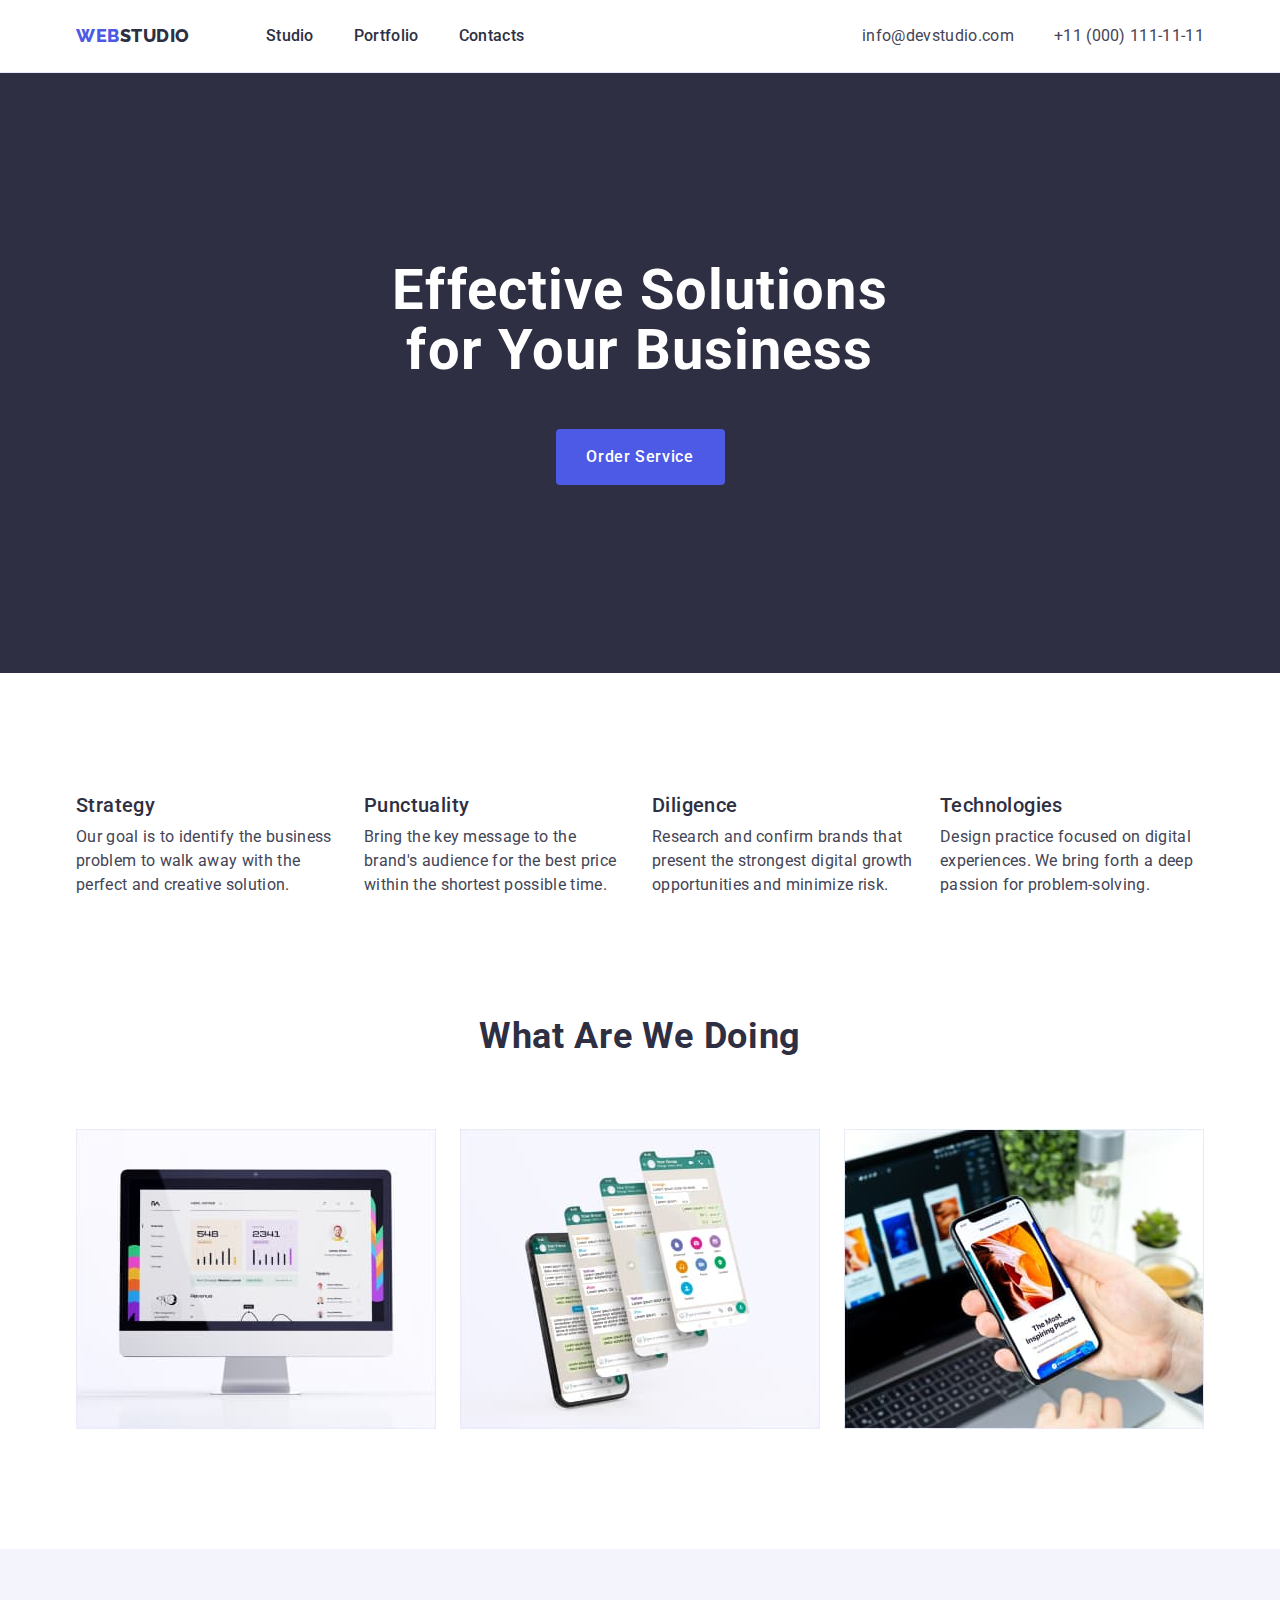
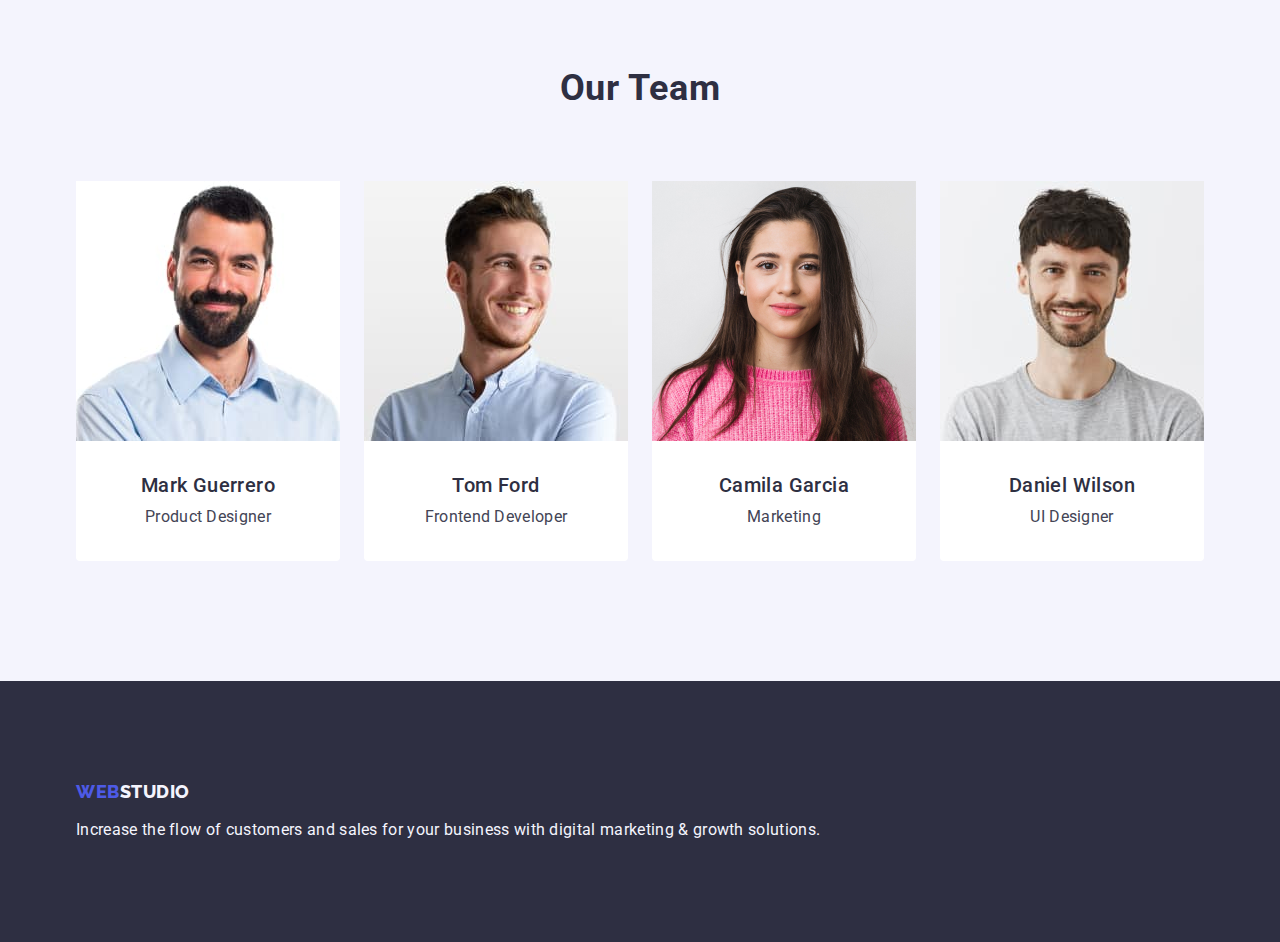
<file: index.html>
<!DOCTYPE html>
<html lang="en">
  <head>
    <meta charset="UTF-8" />
    <meta name="viewport" content="width=device-width, initial-scale=1.0" />
    <link rel="preconnect" href="https://fonts.googleapis.com" />
    <link rel="preconnect" href="https://fonts.gstatic.com" crossorigin />

    <!-- GOOGLE FONTS -->
    <link
      href="https://fonts.googleapis.com/css2?family=Raleway:ital,wght@0,100;0,200;0,300;0,400;0,500;0,600;0,700;0,800;0,900;1,100;1,200;1,300;1,400;1,500;1,600;1,700;1,800;1,900&family=Roboto:ital,wght@0,100;0,400;0,500;0,700;0,900;1,100;1,300;1,400;1,500;1,700;1,900&display=swap"
      rel="stylesheet"
    />

    <!-- NORMALIZER -->
    <link
      rel="stylesheet"
      href="https://cdnjs.cloudflare.com/ajax/libs/modern-normalize/1.0.0/modern-normalize.min.css"
    />

    <!-- CSS STYLESHEET -->
    <link rel="stylesheet" href="./css/styles.css" />
    <title>Web Studio</title>
  </head>

  <body>
    <!-- HEADER -->
    <header class="header">
      <div class="container header-container">
        <nav class="nav">
          <a class="logo link" href="./index.html">
            Web<span class="accent">Studio</span></a
          >

          <ul class="list">
            <li class="list-items">
              <a class="item link" href="./index.html">Studio</a>
            </li>
            <li class="list-items">
              <a class="item link" href="./portfolio.html">Portfolio</a>
            </li>
            <li class="list-items">
              <a class="item link" href="">Contacts</a>
            </li>
          </ul>
        </nav>

        <address class="address">
          <ul class="list">
            <li class="contact-item">
              <a class="contact link" href="mailto:info@devstudio.com"
                >info@devstudio.com</a
              >
            </li>
            <li class="contact-item">
              <a class="contact link" href="tel:+110001111111"
                >+11 (000) 111-11-11</a
              >
            </li>
          </ul>
        </address>
      </div>
    </header>

    <main>
      <!-- SECTION 1 INDEX.HTML -->
      <section class="section-one">
        <div class="container section-one-container">
          <h1 class="header-hero">Effective Solutions for Your Business</h1>
          <button type="button" class="btn">Order Service</button>
        </div>
      </section>

      <!-- SECTION 2 INDEX.HTML -->
      <section class="section-two">
        <div class="container section-two-container">
          <h2 class="visually-hidden">Hidden</h2>
          <ul class="list features-list">
            <li class="features-info">
              <h3 class="features features-title">Strategy</h3>
              <p class="features-text">
                Our goal is to identify the business problem to walk away with
                the perfect and creative solution.
              </p>
            </li>

            <li class="features-info">
              <h3 class="features features-title">Punctuality</h3>
              <p class="features-text">
                Bring the key message to the brand's audience for the best price
                within the shortest possible time.
              </p>
            </li>

            <li class="features-info">
              <h3 class="features features-title">Diligence</h3>
              <p class="features-text">
                Research and confirm brands that present the strongest digital
                growth opportunities and minimize risk.
              </p>
            </li>

            <li class="features-info">
              <h3 class="features features-title">Technologies</h3>
              <p class="features-text">
                Design practice focused on digital experiences. We bring forth a
                deep passion for problem-solving.
              </p>
            </li>
          </ul>
        </div>
      </section>

      <!-- SECTION 3 INDEX.HTML-->
      <section class="section-three">
        <div class="container section-three-container">
          <h2 class="header-title">What are we doing</h2>
          <ul class="list service-list">
            <li class="image-info">
              <img src="./images/img1.jpg" alt="imac" width="360" />
            </li>
            <li class="image-info">
              <img src="./images/img2.jpg" alt="mobilephone" width="360" />
            </li>
            <li class="image-info">
              <img src="./images/img3.jpg" alt="iphone" width="360" />
            </li>
          </ul>
        </div>
      </section>

      <!-- SECTION 4 INDEX.HTML-->
      <section class="section-four">
        <div class="container section-four-container">
          <h2 class="header-title">Our Team</h2>

          <ul class="list team-list">
            <li class="team-item">
              <img
                src="./images/markguerrero.jpg"
                alt="markguerrero"
                width="264"
              />
              <div class="team-div">
                <h3 class="team-title features-title">Mark Guerrero</h3>
                <p class="team-text features-text">Product Designer</p>
              </div>
            </li>

            <li class="team-item">
              <img src="./images/tomford.jpg" alt="tomford" width="264" />
              <div class="team-div">
                <h3 class="team-title features-title">Tom Ford</h3>
                <p class="team-text features-text">Frontend Developer</p>
              </div>
            </li>

            <li class="team-item">
              <img
                src="./images/camillagarcia.jpg"
                alt="camillagarcia"
                width="264"
              />
              <div class="team-div">
                <h3 class="team-title features-title">Camila Garcia</h3>
                <p class="team-text features-text">Marketing</p>
              </div>
            </li>

            <li class="team-item">
              <img
                src="./images/danielwilson.jpg"
                alt="danielwilson"
                width="264"
              />
              <div class="team-div">
                <h3 class="team-title features-title">Daniel Wilson</h3>
                <p class="team-text features-text">UI Designer</p>
              </div>
            </li>
          </ul>
        </div>
      </section>
    </main>

    <!-- FOOTER -->
    <footer class="footer">
      <div class="container footer-container">
        <a class="footer-info logo link" href="./index.html">
          Web<span class="footer-accent">Studio</span></a
        >
        <p class="footer-text">
          Increase the flow of customers and sales for your business with
          digital marketing & growth solutions.
        </p>
      </div>
    </footer>
  </body>
</html>
</file>
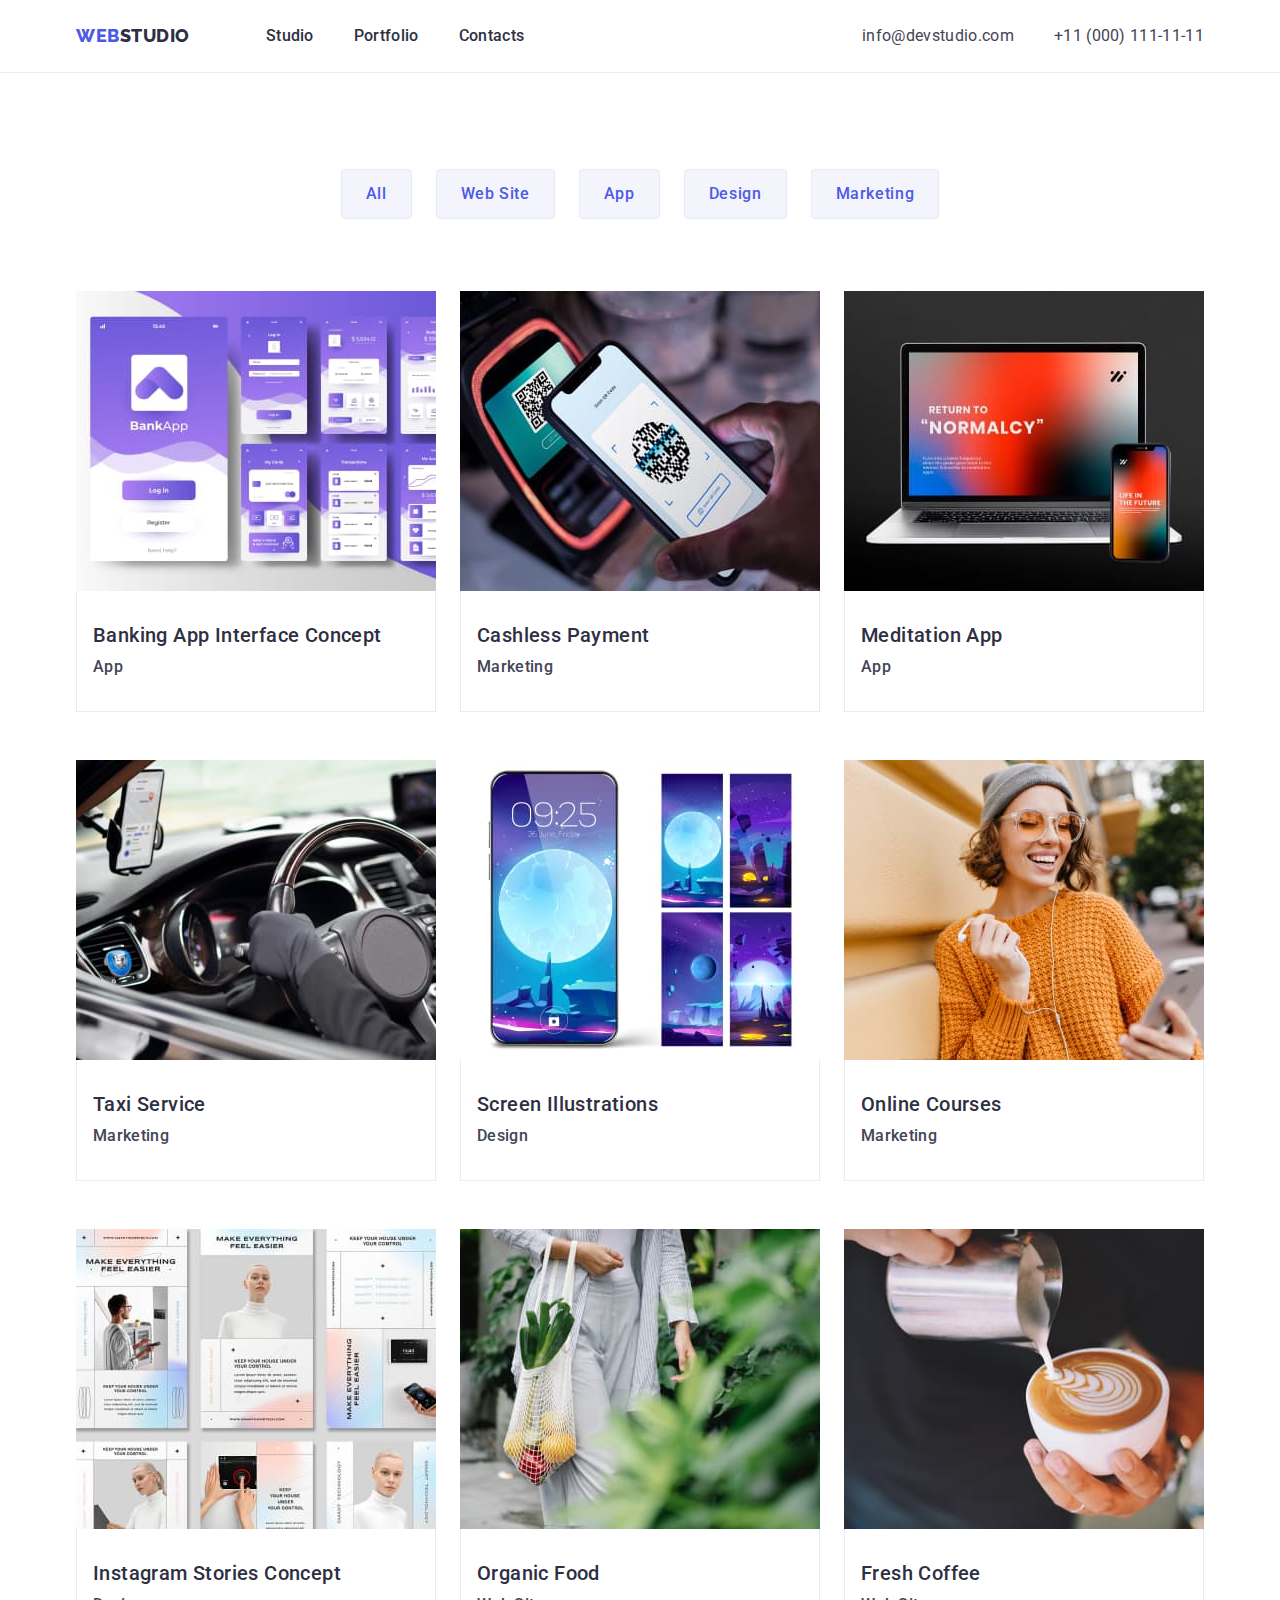
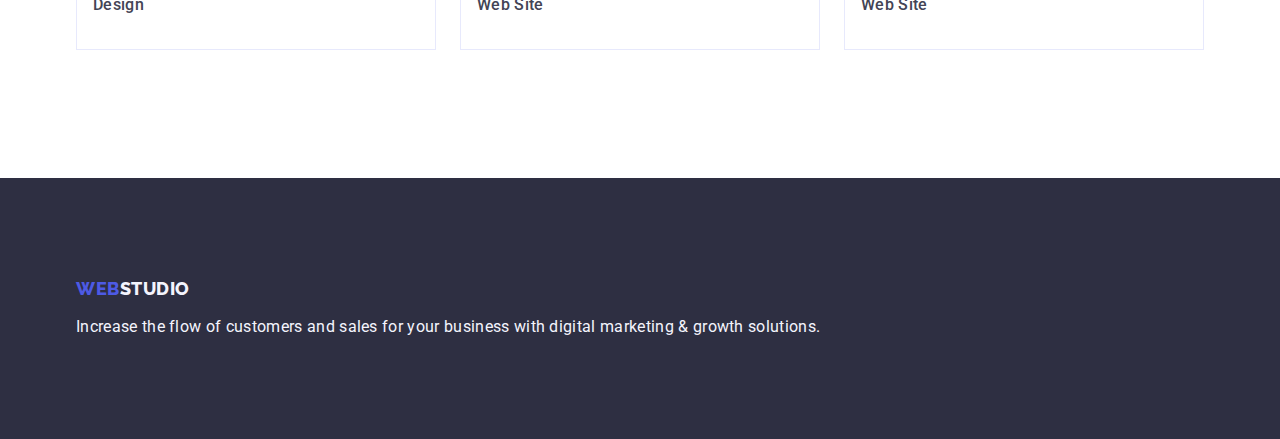
<file: portfolio.html>
<!DOCTYPE html>
<html lang="en">
  <head>
    <meta charset="UTF-8" />
    <meta name="viewport" content="width=device-width, initial-scale=1.0" />
    <link rel="preconnect" href="https://fonts.googleapis.com" />
    <link rel="preconnect" href="https://fonts.gstatic.com" crossorigin />

    <!-- GOOGLE FONTS -->
    <link
      href="https://fonts.googleapis.com/css2?family=Raleway:ital,wght@0,100;0,200;0,300;0,400;0,500;0,600;0,700;0,800;0,900;1,100;1,200;1,300;1,400;1,500;1,600;1,700;1,800;1,900&family=Roboto:ital,wght@0,100;0,400;0,500;0,700;0,900;1,100;1,300;1,400;1,500;1,700;1,900&display=swap"
      rel="stylesheet"
    />
    <!-- NORMALIZE -->
    <link
      rel="stylesheet"
      href="https://cdnjs.cloudflare.com/ajax/libs/modern-normalize/1.0.0/modern-normalize.min.css"
    />
    <!-- CSS STYLESHEET -->
    <link rel="stylesheet" href="./css/styles.css" />
    <title>Web Studio</title>
  </head>

  <body>
    <!-- HEADER -->
    <header class="header">
      <div class="container header-container">
        <nav class="nav">
          <a class="logo link" href="./index.html">
            Web<span class="accent">Studio</span></a
          >

          <ul class="list">
            <li class="list-items">
              <a class="item link" href="./index.html">Studio</a>
            </li>
            <li class="list-items">
              <a class="item link" href="./portfolio.html">Portfolio</a>
            </li>
            <li class="list-items">
              <a class="item link" href="">Contacts</a>
            </li>
          </ul>
        </nav>

        <address class="address">
          <ul class="list">
            <li class="contact-item">
              <a class="contact link" href="mailto:info@devstudio.com"
                >info@devstudio.com</a
              >
            </li>
            <li class="contact-item">
              <a class="contact link" href="tel:+110001111111"
                >+11 (000) 111-11-11</a
              >
            </li>
          </ul>
        </address>
      </div>
    </header>

    <!-- PORTFOLIO MAIN SECTION -->
    <main>
      <section class="section-portfolio">
        <div class="container portfolio-container">
          <h1 class="visually-hidden">Portfolio</h1>
          <ul class="list button-list">
            <li class="button-item">
              <button type="button" class="button">All</button>
            </li>
            <li class="button-item">
              <button type="button" class="button">Web Site</button>
            </li>
            <li class="button-item">
              <button type="button" class="button">App</button>
            </li>
            <li class="button-item">
              <button type="button" class="button">Design</button>
            </li>
            <li class="button-item">
              <button type="button" class="button">Marketing</button>
            </li>
          </ul>

          <ul class="list function-list">
            <li class="function-items">
              <a class="link" href="">
                <img src="./images/hw2-img5.jpg" alt="app" width="360" />
                <div class="function-div">
                  <h2 class="function-list">Banking App Interface Concept</h2>
                  <p class="function-text">App</p>
                </div>
              </a>
            </li>

            <li class="function-items">
              <a class="link" href="">
                <img src="./images/hw2-img6.jpg" alt="cashless" width="360" />
                <div class="function-div">
                  <h2 class="function-list">Cashless Payment</h2>
                  <p class="function-text">Marketing</p>
                </div>
              </a>
            </li>

            <li class="function-items">
              <a class="link" href="">
                <img
                  src="./images/hw2-img7.jpg"
                  alt="meditation app"
                  width="360"
                />
                <div class="function-div">
                  <h2 class="function-list">Meditation App</h2>
                  <p class="function-text">App</p>
                </div>
              </a>
            </li>

            <li class="function-items">
              <a class="link" href="">
                <img
                  src="./images/hw2-img8.jpg"
                  alt="taxi-service"
                  width="360"
                />
                <div class="function-div">
                  <h2 class="function-list">Taxi Service</h2>
                  <p class="function-text">Marketing</p>
                </div>
              </a>
            </li>

            <li class="function-items">
              <a class="link" href="">
                <img
                  src="./images/hw2-img9.jpg"
                  alt="screen-illustrations"
                  width="360"
                />
                <div class="function-div">
                  <h2 class="function-list">Screen Illustrations</h2>
                  <p class="function-text">Design</p>
                </div>
              </a>
            </li>

            <li class="function-items">
              <a class="link" href="">
                <img
                  src="./images/hw2-img10.jpg"
                  alt="online-courses"
                  width="360"
                />
                <div class="function-div">
                  <h2 class="function-list">Online Courses</h2>
                  <p class="function-text">Marketing</p>
                </div>
              </a>
            </li>

            <li class="function-items">
              <a class="link" href="">
                <img
                  src="./images/hw2-img11.jpg"
                  alt="instragam-stories-concept"
                  width="360"
                />
                <div class="function-div">
                  <h2 class="function-list">Instagram Stories Concept</h2>
                  <p class="function-text">Design</p>
                </div>
              </a>
            </li>

            <li class="function-items">
              <a class="link" href="">
                <img
                  src="./images/hw2-img12.jpg"
                  alt="organic-food"
                  width="360"
                />
                <div class="function-div">
                  <h2 class="function-list">Organic Food</h2>
                  <p class="function-text">Web Site</p>
                </div>
              </a>
            </li>

            <li class="function-items">
              <a class="link" href="">
                <img
                  src="./images/hw2-img13.jpg"
                  alt="fresh-coffee"
                  width="360"
                />
                <div class="function-div">
                  <h2 class="function-list">Fresh Coffee</h2>
                  <p class="function-text">Web Site</p>
                </div>
              </a>
            </li>
          </ul>
        </div>
      </section>
    </main>

    <!-- FOOTER -->
    <footer class="footer">
      <div class="container footer-container">
        <a class="footer-info logo link" href="./index.html">
          Web<span class="footer-accent">Studio</span></a
        >
        <p class="footer-text">
          Increase the flow of customers and sales for your business with
          digital marketing & growth solutions.
        </p>
      </div>
    </footer>
  </body>
</html>
</file>
<file: css/styles.css>
/* UNIVERSAL */
* {
  margin: 0;
  padding: 0;
}

:root {
  --slate: #434455;
  --iris: #4d5ae5;
  --white: #ffffff;
  --navy-blue: #2e2f42;
  --ocean: #404bbf;
  --cloud: #f4f4fd;
  --cornflower: #e7e9fc;
}

body {
  font-family: "Roboto", sans-serif;
  color: var(--slate);
  background-color: var(--white);
}

img {
  display: block;
}

/* CONTAINER */
.container {
  width: 1158px;
  margin: 0 auto;
  padding: 0 15px;
}

/* HEADER SECTION */
.header-container {
  display: flex;
  justify-content: space-between;
}

.nav,
.address {
  display: inline-flex;
  align-items: center;
}

.nav > .list {
  display: flex;
  gap: 40px;
}

.address > .list {
  display: flex;
  gap: 40px;
}

.header {
  border-bottom: 1px solid var(--cornflower);
  background: var(--white);
  padding: 24px 0;
}

.logo {
  color: var(--iris);
  text-transform: uppercase;
  font-family: "Raleway", sans-serif;
  font-size: 18px;
  font-weight: 800;
  line-height: 1.17;
  letter-spacing: 0.03em;
  margin-right: 76px;
}

.accent {
  color: var(--navy-blue);
}

/* NAV ITEMS */

.list-items > .item {
  color: var(--navy-blue);
  font-size: 16px;
  font-weight: 500;
  line-height: 1.5;
  letter-spacing: 0.02em;
  padding: 24px 0;
}

.item:hover {
  color: var(--ocean);
}
.item:focus {
  color: var(--ocean);
}

/* ADDRESS */

.contact-item > .contact {
  color: var(--slate);
  font-size: 16px;
  line-height: 1.5;
  letter-spacing: 0.02em;
}

.address {
  font-style: normal;
}

.contact:hover {
  color: var(--ocean);
}
.contact:focus {
  color: var(--ocean);
}

.link {
  text-decoration: none;
}

.list {
  list-style: none;
}

/* MAIN SECTION */
/* SECTION 1 INDEX.HTML */

.section-one {
  background-color: var(--navy-blue);
  padding: 188px 0;
}

.header-hero {
  font-size: 56px;
  line-height: 1.07;
  text-align: center;
  letter-spacing: 0.02em;
  color: var(--white);
  max-width: 496px;
  margin: 0 auto 48px;
}

.btn {
  background-color: var(--iris);
  font-family: inherit;
  font-weight: 500;
  font-size: 16px;
  line-height: 1.5;
  letter-spacing: 0.04em;
  color: var(--white);
  cursor: pointer;

  display: block;
  min-width: 169px;
  height: 56px;
  border-radius: 4px;
  border: none;
  margin: 0 auto;
}

.btn:hover,
:focus {
  background-color: var(--ocean);
}

/* SECTION 2 INDEX.HTML */

.section-two {
  padding: 120px 0;
}

.features-list {
  display: flex;
  gap: 24px;
}

.features-list > .features-info {
  width: calc((100% - 3 * 24px) / 4);
}

.visually-hidden {
  position: absolute;
  width: 1px;
  height: 1px;
  margin: -1px;
  border: 0;
  padding: 0;
  white-space: nowrap;
  clip-path: inset(100%);
  clip: rect(0 0 0 0);
  overflow: hidden;
}

.features {
  margin-bottom: 8px;
  width: calc((100% - 3 * 24px) / 4);
}

.features-title {
  font-weight: 500;
  font-size: 20px;
  line-height: 1.2;
  letter-spacing: 0.02em;
  color: var(--navy-blue);
}

.features-text {
  font-size: 16px;
  line-height: 1.5;
  letter-spacing: 0.02em;
  color: var(--slate);
}

/* SECTION 3 INDEX.HTML */

.section-three {
  padding-bottom: 120px;
}

.header-title {
  font-size: 36px;
  line-height: 1.11;
  text-align: center;
  letter-spacing: 0.02em;
  text-transform: capitalize;
  color: var(--navy-blue);
  margin-bottom: 72px;
}

.service-list {
  display: flex;
  gap: 24px;
}

.service-list > .features-info {
  width: calc((100% - 3 * 16px) / 3);
}

/* SECTION 4 INDEX.HTML */
.section-four {
  background-color: var(--cloud);
  padding: 120px 0;
}

.team-header {
  margin-bottom: 72px;
}

.team-list {
  display: flex;
  gap: 24px;
}

.team-list > .team-item {
  width: calc((100% - 3 * 24px) / 4);
}

.team-item {
  background-color: var(--white);
  border-radius: 0 0 4px 4px;
}

.team-div {
  padding: 32px 0;
}

.team-title {
  text-align: center;
  margin-bottom: 8px;
}

.team-text {
  text-align: center;
}

/* PORTFOLIO.HTML */

.section-portfolio {
  padding: 96px 0 120px 0;
}

.button-list {
  display: flex;
  justify-content: center;
  gap: 24px;
  margin-bottom: 72px;
}

.button {
  font-family: inherit;
  color: var(--iris);
  background-color: var(--cloud);
  cursor: pointer;
  font-size: 16px;
  font-weight: 500;
  line-height: 1.5;
  letter-spacing: 0.04em;

  padding: 12px 24px;
  border: 1px solid var(--cornflower);
  border-radius: 4px;
}

.button:hover,
:focus {
  color: var(--white);
  background-color: var(--ocean);
  cursor: pointer;
  border: 1px solid transparent;
}

.function-list {
  display: flex;
  flex-wrap: wrap;
  column-gap: 24px;
  row-gap: 48px;
}

.function-list {
  font-weight: 500;
  font-size: 20px;
  line-height: 1.2;
  letter-spacing: 0.02em;
  color: var(--navy-blue);

  margin-bottom: 8px;
}

.function-text {
  font-size: 16px;
  line-height: 1.5;
  letter-spacing: 0.02em;
  color: var(--slate);
}

.function-item {
  width: calc((100% - 48px) / 3);
}

.function-div {
  padding: 32px 16px;
  border: 1px solid var(--cornflower);
  border-top: none;
}

/* FOOTER SECTION */

.footer {
  background-color: var(--navy-blue);
  padding: 100px 0;
}

.footer-info {
  display: inline-block;
  margin-bottom: 16px;
}

.footer-accent {
  color: var(--cloud);
}

.footer-text {
  line-height: 1.5;
  color: var(--cloud);
  letter-spacing: 0.02em;
}
</file>
